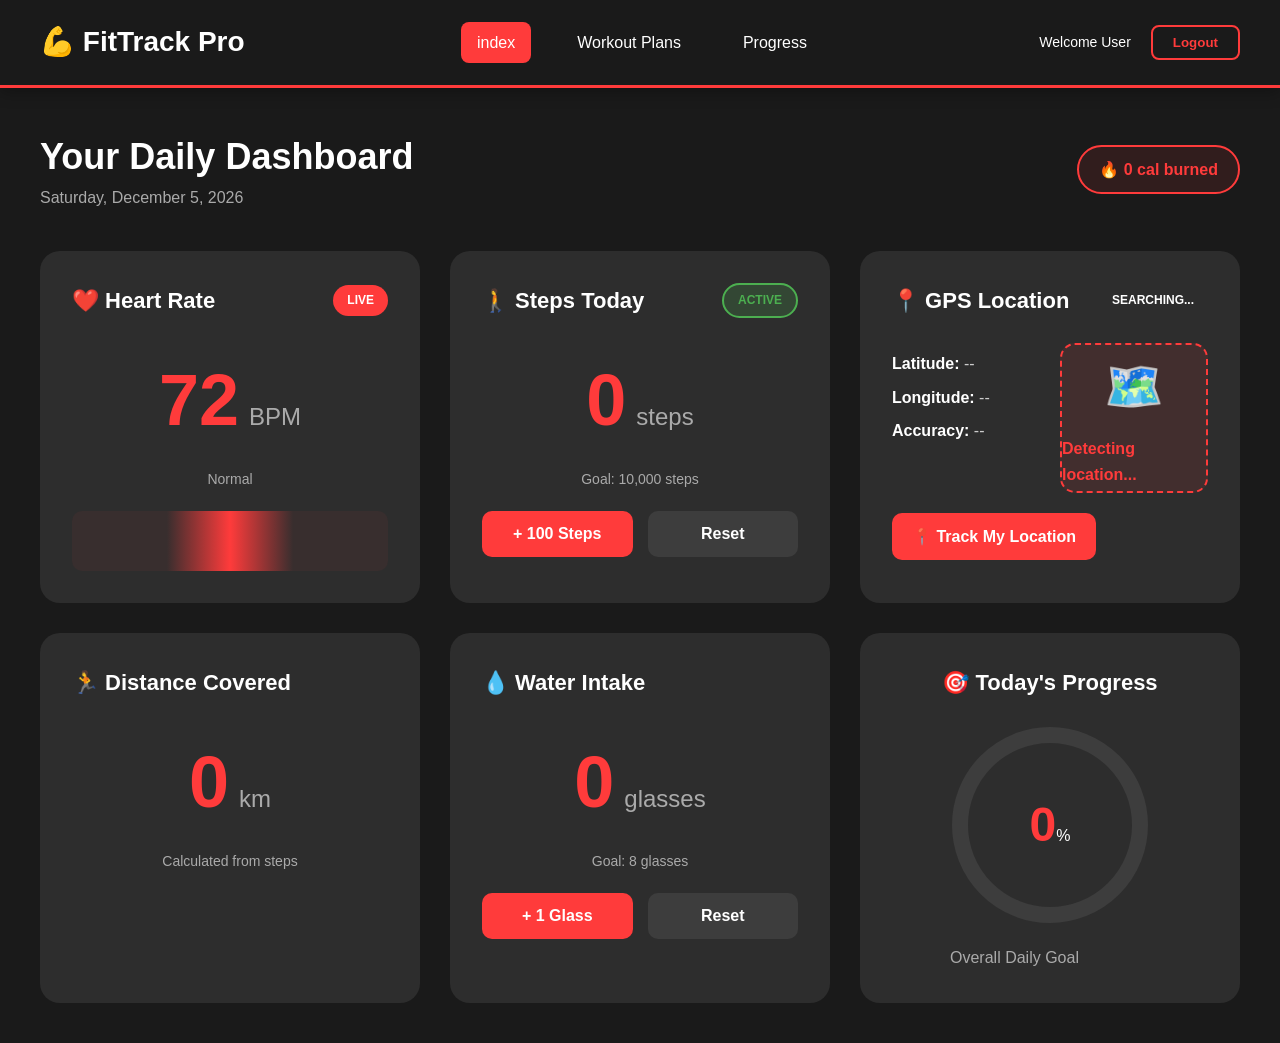
<file: index.html>
<!DOCTYPE html>
<html lang="en">
<head>
    <meta charset="UTF-8">
    <meta name="viewport" content="width=device-width, initial-scale=1.0">
    <title>FitTrack Pro - Dashboard</title>
    <link rel="stylesheet" href="style.css">
</head>
<body class="dashboard-page">
    
    <!-- NAVIGATION BAR -->
    <nav class="navbar">
        <div class="nav-container">
            <h1 class="nav-logo">💪 FitTrack Pro</h1>
            <div class="nav-links">
                <a href="index.html" class="nav-link active">index</a>
                <a href="workout.html" class="nav-link">Workout Plans</a>
                <a href="progress.html" class="nav-link">Progress</a>
            </div>
            <div class="nav-user">
                <span class="user-name" id="userName">Welcome User</span>
                <button class="btn-logout" onclick="logout()">Logout</button>
            </div>
        </div>
    </nav>
    
    <!-- MAIN DASHBOARD CONTENT -->
    <main class="dashboard-main">
        
        <!-- HEADER WITH DATE -->
        <header class="dashboard-header">
            <div>
                <h2>Your Daily Dashboard</h2>
                <p class="date-display" id="currentDate">Loading...</p>
            </div>
            <div class="quick-stats">
                <span class="stat-badge">🔥 <span id="caloriesBurned">0</span> cal burned</span>
            </div>
        </header>
        
        <!-- DASHBOARD GRID -->
        <div class="dashboard-grid">
            
            <!-- SENSOR CARD: Heart Rate -->
            <div class="dash-card sensor-card">
                <div class="card-header">
                    <h3>❤️ Heart Rate</h3>
                    <span class="status-badge live">LIVE</span>
                </div>
                <div class="sensor-display">
                    <div class="sensor-value">
                        <span class="big-number" id="heartRate">72</span>
                        <span class="unit">BPM</span>
                    </div>
                    <p class="sensor-status" id="heartStatus">Normal</p>
                </div>
                <div class="sensor-graph">
                    <div class="pulse-line"></div>
                </div>
            </div>
            
            <!-- SENSOR CARD: Step Counter with Accelerometer -->
            <div class="dash-card sensor-card">
                <div class="card-header">
                    <h3>🚶 Steps Today</h3>
                    <span class="status-badge active">ACTIVE</span>
                </div>
                <div class="sensor-display">
                    <div class="sensor-value">
                        <span class="big-number" id="stepsCount">0</span>
                        <span class="unit">steps</span>
                    </div>
                    <p class="sensor-status">Goal: 10,000 steps</p>
                </div>
                <div class="button-group">
                    <button class="btn-primary" onclick="addSteps()">+ 100 Steps</button>
                    <button class="btn-secondary" onclick="resetSteps()">Reset</button>
                </div>
            </div>
            
            <!-- GPS TRACKING CARD -->
            <div class="dash-card gps-card">
                <div class="card-header">
                    <h3>📍 GPS Location</h3>
                    <span class="status-badge" id="gpsStatus">SEARCHING...</span>
                </div>
                <div class="gps-display">
                    <div class="gps-info">
                        <p><strong>Latitude:</strong> <span id="latitude">--</span></p>
                        <p><strong>Longitude:</strong> <span id="longitude">--</span></p>
                        <p><strong>Accuracy:</strong> <span id="accuracy">--</span></p>
                    </div>
                    <div class="gps-map">
                        <div class="map-placeholder">
                            <span class="map-icon">🗺️</span>
                            <p id="locationName">Detecting location...</p>
                        </div>
                    </div>
                </div>
                <button class="btn-primary" onclick="getLocation()">📍 Track My Location</button>
            </div>
            
            <!-- DISTANCE TRACKER -->
            <div class="dash-card">
                <div class="card-header">
                    <h3>🏃 Distance Covered</h3>
                </div>
                <div class="sensor-display">
                    <div class="sensor-value">
                        <span class="big-number" id="distanceKm">0.00</span>
                        <span class="unit">km</span>
                    </div>
                    <p class="sensor-status">Calculated from steps</p>
                </div>
            </div>
            
            <!-- WATER INTAKE -->
            <div class="dash-card">
                <div class="card-header">
                    <h3>💧 Water Intake</h3>
                </div>
                <div class="sensor-display">
                    <div class="sensor-value">
                        <span class="big-number" id="waterCount">0</span>
                        <span class="unit">glasses</span>
                    </div>
                    <p class="sensor-status">Goal: 8 glasses</p>
                </div>
                <div class="button-group">
                    <button class="btn-primary" onclick="addWater()">+ 1 Glass</button>
                    <button class="btn-secondary" onclick="resetWater()">Reset</button>
                </div>
            </div>
            
            <!-- OVERALL PROGRESS -->
            <div class="dash-card progress-card">
                <div class="card-header">
                    <h3>🎯 Today's Progress</h3>
                </div>
                <div class="progress-display">
                    <div class="circular-progress">
                        <svg viewBox="0 0 100 100">
                            <circle cx="50" cy="50" r="45" class="progress-bg"></circle>
                            <circle cx="50" cy="50" r="45" class="progress-fill" id="progressCircle"></circle>
                        </svg>
                        <div class="progress-text">
                            <span class="progress-percent" id="progressPercent">0</span>%
                        </div>
                    </div>
                    <p class="progress-label">Overall Daily Goal</p>
                </div>
            </div>
            
        </div>
        
    </main>
    
    <script src="script.js"></script>
</body>
</html>
</file>
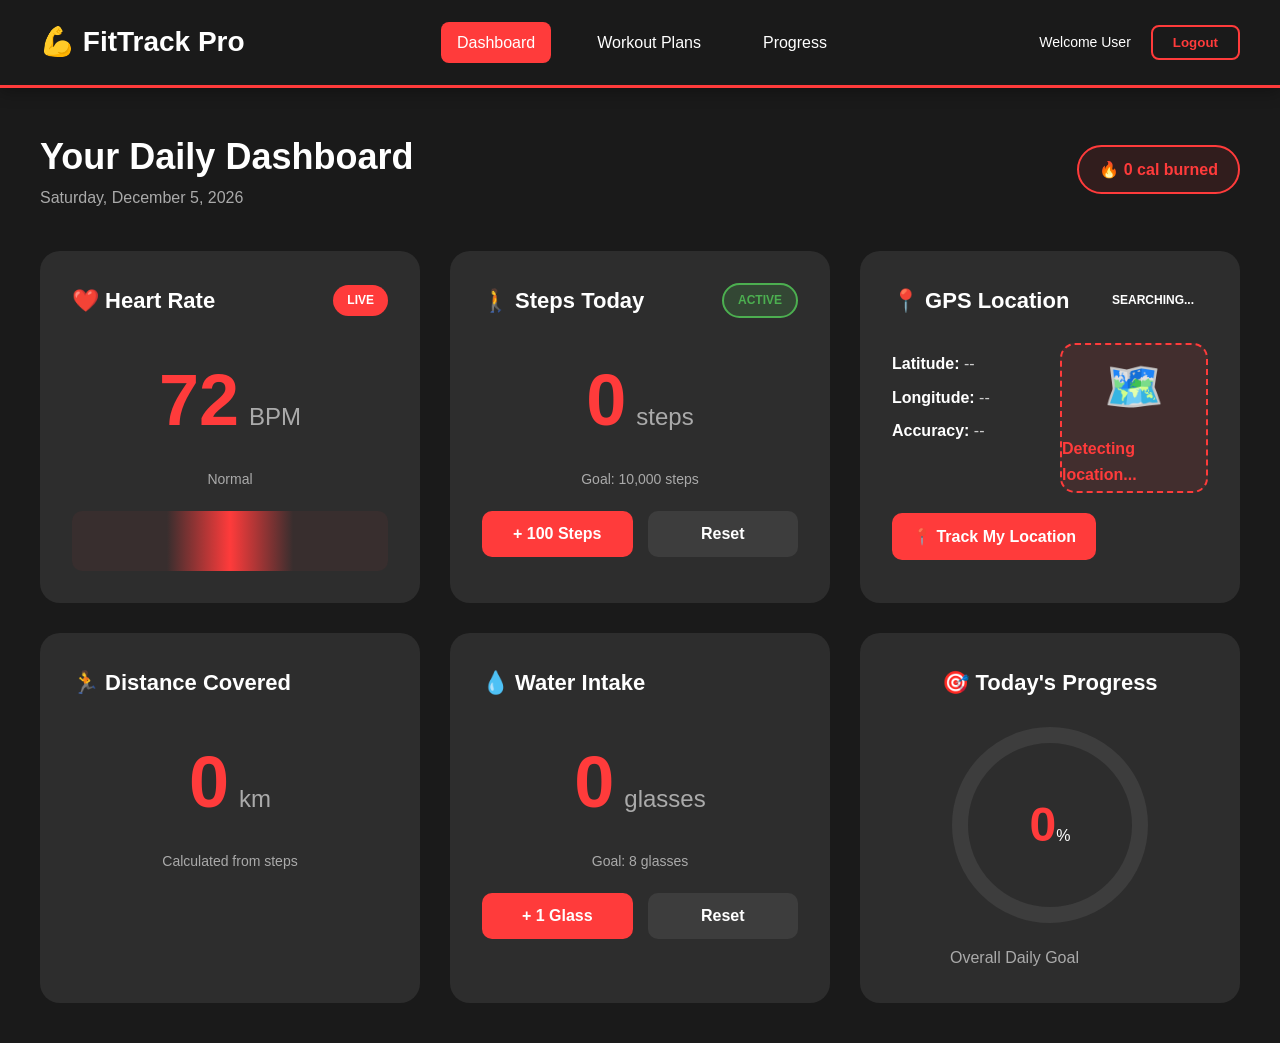
<file: dashboard.html>
<!DOCTYPE html>
<html lang="en">
<head>
    <meta charset="UTF-8">
    <meta name="viewport" content="width=device-width, initial-scale=1.0">
    <title>FitTrack Pro - Dashboard</title>
    <link rel="stylesheet" href="style.css">
</head>
<body class="dashboard-page">
    
    <!-- NAVIGATION BAR -->
    <nav class="navbar">
        <div class="nav-container">
            <h1 class="nav-logo">💪 FitTrack Pro</h1>
            <div class="nav-links">
                <a href="dashboard.html" class="nav-link active">Dashboard</a>
                <a href="workout.html" class="nav-link">Workout Plans</a>
                <a href="progress.html" class="nav-link">Progress</a>
            </div>
            <div class="nav-user">
                <span class="user-name" id="userName">Welcome User</span>
                <button class="btn-logout" onclick="logout()">Logout</button>
            </div>
        </div>
    </nav>
    
    <!-- MAIN DASHBOARD CONTENT -->
    <main class="dashboard-main">
        
        <!-- HEADER WITH DATE -->
        <header class="dashboard-header">
            <div>
                <h2>Your Daily Dashboard</h2>
                <p class="date-display" id="currentDate">Loading...</p>
            </div>
            <div class="quick-stats">
                <span class="stat-badge">🔥 <span id="caloriesBurned">0</span> cal burned</span>
            </div>
        </header>
        
        <!-- DASHBOARD GRID -->
        <div class="dashboard-grid">
            
            <!-- SENSOR CARD: Heart Rate -->
            <div class="dash-card sensor-card">
                <div class="card-header">
                    <h3>❤️ Heart Rate</h3>
                    <span class="status-badge live">LIVE</span>
                </div>
                <div class="sensor-display">
                    <div class="sensor-value">
                        <span class="big-number" id="heartRate">72</span>
                        <span class="unit">BPM</span>
                    </div>
                    <p class="sensor-status" id="heartStatus">Normal</p>
                </div>
                <div class="sensor-graph">
                    <div class="pulse-line"></div>
                </div>
            </div>
            
            <!-- SENSOR CARD: Step Counter with Accelerometer -->
            <div class="dash-card sensor-card">
                <div class="card-header">
                    <h3>🚶 Steps Today</h3>
                    <span class="status-badge active">ACTIVE</span>
                </div>
                <div class="sensor-display">
                    <div class="sensor-value">
                        <span class="big-number" id="stepsCount">0</span>
                        <span class="unit">steps</span>
                    </div>
                    <p class="sensor-status">Goal: 10,000 steps</p>
                </div>
                <div class="button-group">
                    <button class="btn-primary" onclick="addSteps()">+ 100 Steps</button>
                    <button class="btn-secondary" onclick="resetSteps()">Reset</button>
                </div>
            </div>
            
            <!-- GPS TRACKING CARD -->
            <div class="dash-card gps-card">
                <div class="card-header">
                    <h3>📍 GPS Location</h3>
                    <span class="status-badge" id="gpsStatus">SEARCHING...</span>
                </div>
                <div class="gps-display">
                    <div class="gps-info">
                        <p><strong>Latitude:</strong> <span id="latitude">--</span></p>
                        <p><strong>Longitude:</strong> <span id="longitude">--</span></p>
                        <p><strong>Accuracy:</strong> <span id="accuracy">--</span></p>
                    </div>
                    <div class="gps-map">
                        <div class="map-placeholder">
                            <span class="map-icon">🗺️</span>
                            <p id="locationName">Detecting location...</p>
                        </div>
                    </div>
                </div>
                <button class="btn-primary" onclick="getLocation()">📍 Track My Location</button>
            </div>
            
            <!-- DISTANCE TRACKER -->
            <div class="dash-card">
                <div class="card-header">
                    <h3>🏃 Distance Covered</h3>
                </div>
                <div class="sensor-display">
                    <div class="sensor-value">
                        <span class="big-number" id="distanceKm">0.00</span>
                        <span class="unit">km</span>
                    </div>
                    <p class="sensor-status">Calculated from steps</p>
                </div>
            </div>
            
            <!-- WATER INTAKE -->
            <div class="dash-card">
                <div class="card-header">
                    <h3>💧 Water Intake</h3>
                </div>
                <div class="sensor-display">
                    <div class="sensor-value">
                        <span class="big-number" id="waterCount">0</span>
                        <span class="unit">glasses</span>
                    </div>
                    <p class="sensor-status">Goal: 8 glasses</p>
                </div>
                <div class="button-group">
                    <button class="btn-primary" onclick="addWater()">+ 1 Glass</button>
                    <button class="btn-secondary" onclick="resetWater()">Reset</button>
                </div>
            </div>
            
            <!-- OVERALL PROGRESS -->
            <div class="dash-card progress-card">
                <div class="card-header">
                    <h3>🎯 Today's Progress</h3>
                </div>
                <div class="progress-display">
                    <div class="circular-progress">
                        <svg viewBox="0 0 100 100">
                            <circle cx="50" cy="50" r="45" class="progress-bg"></circle>
                            <circle cx="50" cy="50" r="45" class="progress-fill" id="progressCircle"></circle>
                        </svg>
                        <div class="progress-text">
                            <span class="progress-percent" id="progressPercent">0</span>%
                        </div>
                    </div>
                    <p class="progress-label">Overall Daily Goal</p>
                </div>
            </div>
            
        </div>
        
    </main>
    
    <script src="script.js"></script>
</body>
</html>
</file>
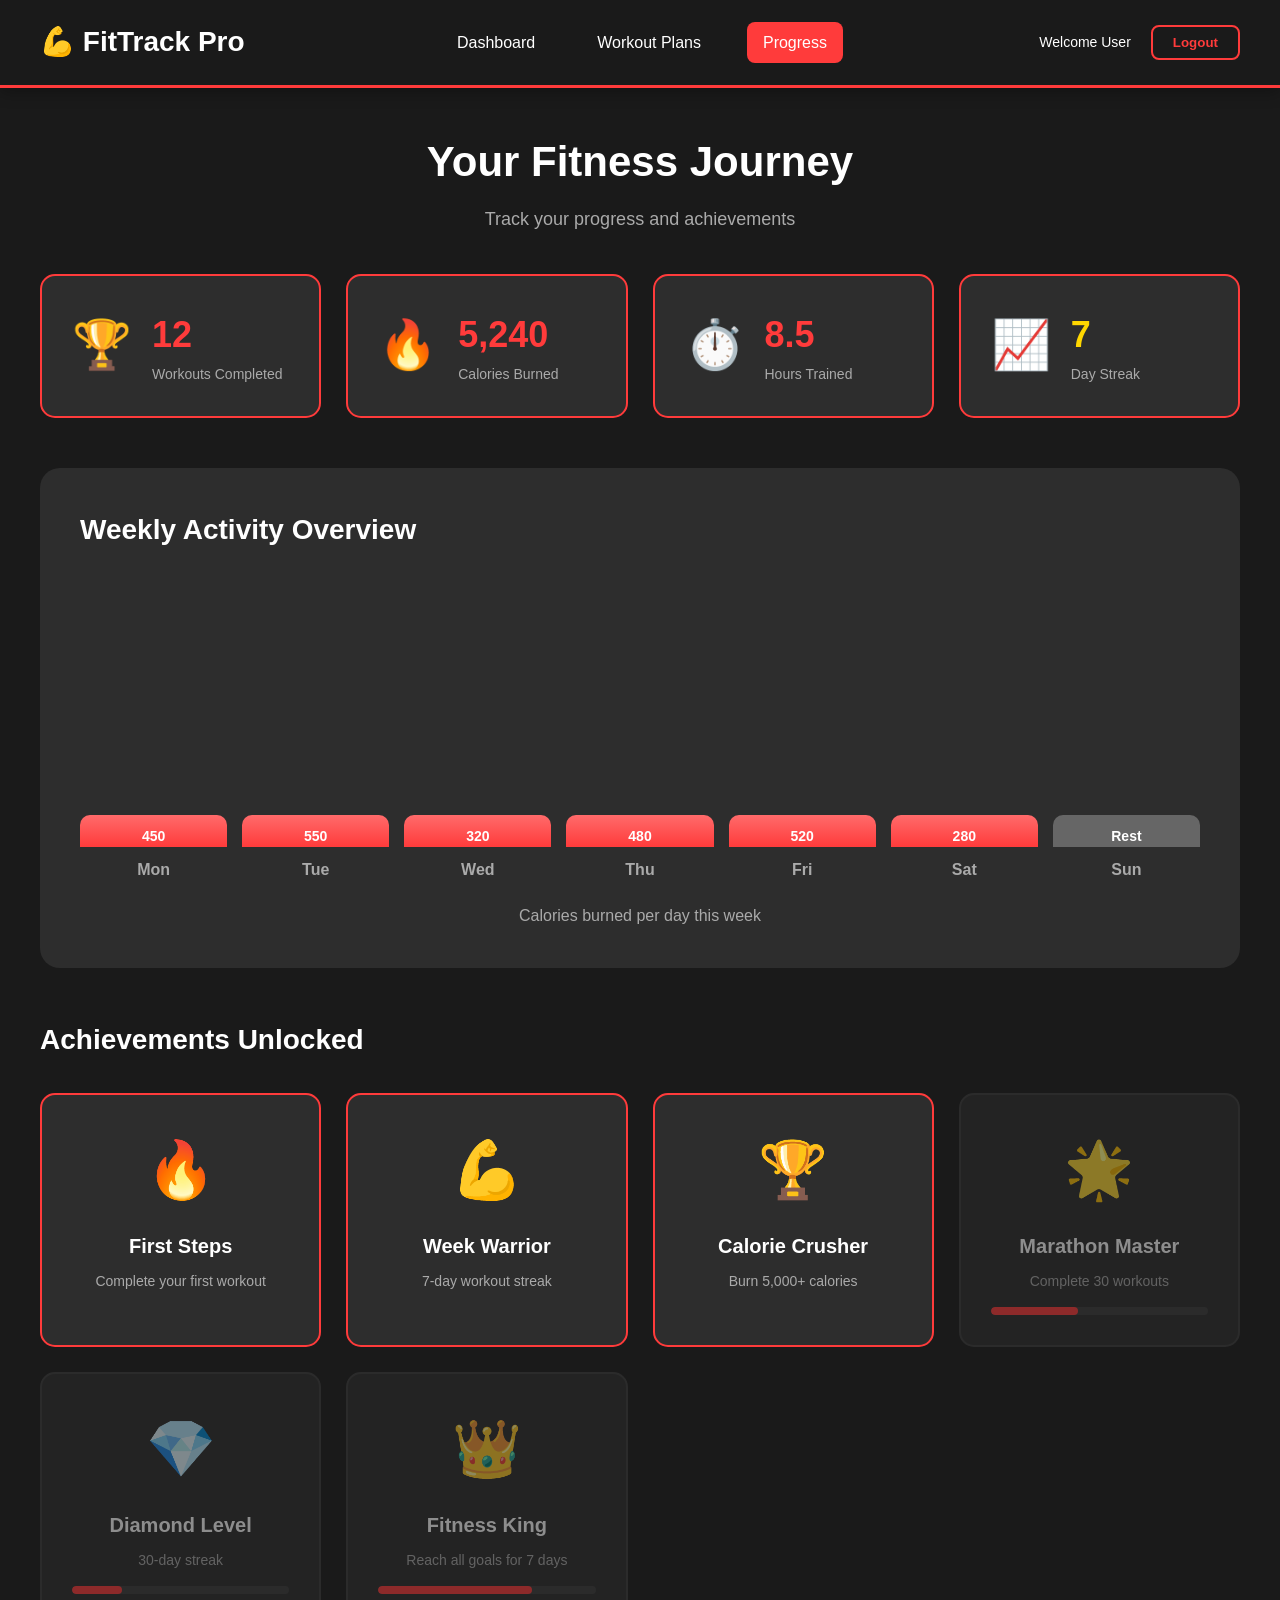
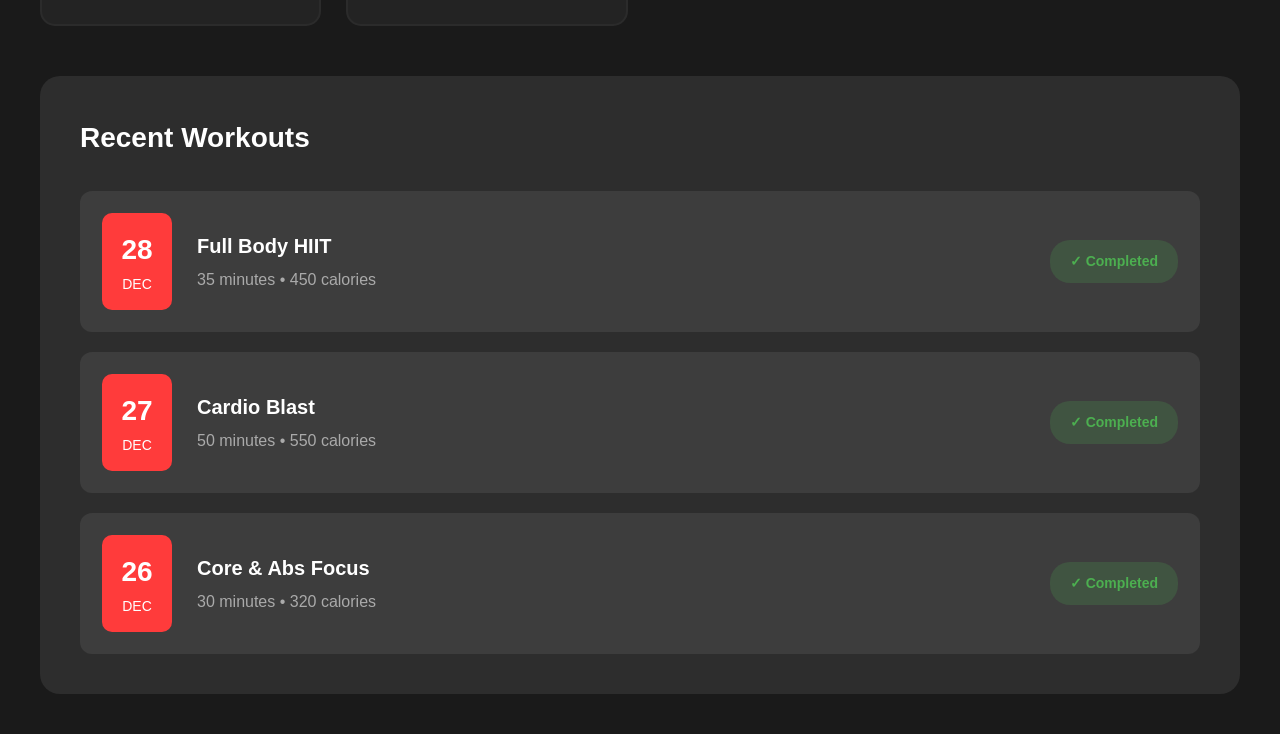
<file: progress.html>
<!DOCTYPE html>
<html lang="en">
<head>
    <meta charset="UTF-8">
    <meta name="viewport" content="width=device-width, initial-scale=1.0">
    <title>FitTrack Pro - Progress</title>
    <link rel="stylesheet" href="style.css">
</head>
<body class="progress-page">
    
    <!-- NAVIGATION BAR -->
    <nav class="navbar">
        <div class="nav-container">
            <h1 class="nav-logo">💪 FitTrack Pro</h1>
            <div class="nav-links">
                <a href="dashboard.html" class="nav-link">Dashboard</a>
                <a href="workout.html" class="nav-link">Workout Plans</a>
                <a href="progress.html" class="nav-link active">Progress</a>
            </div>
            <div class="nav-user">
                <span class="user-name" id="userName">Welcome User</span>
                <button class="btn-logout" onclick="logout()">Logout</button>
            </div>
        </div>
    </nav>
    
    <!-- PROGRESS CONTENT -->
    <main class="progress-main">
        
        <header class="page-header">
            <h2>Your Fitness Journey</h2>
            <p>Track your progress and achievements</p>
        </header>
        
        <!-- STATS SUMMARY -->
        <div class="stats-summary">
            <div class="stat-card">
                <div class="stat-icon">🏆</div>
                <div class="stat-info">
                    <p class="stat-value" id="totalWorkouts">12</p>
                    <p class="stat-label">Workouts Completed</p>
                </div>
            </div>
            
            <div class="stat-card">
                <div class="stat-icon">🔥</div>
                <div class="stat-info">
                    <p class="stat-value" id="totalCalories">5,240</p>
                    <p class="stat-label">Calories Burned</p>
                </div>
            </div>
            
            <div class="stat-card">
                <div class="stat-icon">⏱️</div>
                <div class="stat-info">
                    <p class="stat-value" id="totalTime">8.5</p>
                    <p class="stat-label">Hours Trained</p>
                </div>
            </div>
            
            <div class="stat-card">
                <div class="stat-icon">📈</div>
                <div class="stat-info">
                    <p class="stat-value streak" id="currentStreak">7</p>
                    <p class="stat-label">Day Streak</p>
                </div>
            </div>
        </div>
        
        <!-- WEEKLY PROGRESS CHART -->
        <div class="progress-chart-section">
            <h3>Weekly Activity Overview</h3>
            <div class="chart-container">
                <div class="bar-chart">
                    <div class="bar-item">
                        <div class="bar" style="height: 70%">
                            <span class="bar-label">450</span>
                        </div>
                        <span class="day-label">Mon</span>
                    </div>
                    <div class="bar-item">
                        <div class="bar" style="height: 85%">
                            <span class="bar-label">550</span>
                        </div>
                        <span class="day-label">Tue</span>
                    </div>
                    <div class="bar-item">
                        <div class="bar" style="height: 50%">
                            <span class="bar-label">320</span>
                        </div>
                        <span class="day-label">Wed</span>
                    </div>
                    <div class="bar-item">
                        <div class="bar" style="height: 75%">
                            <span class="bar-label">480</span>
                        </div>
                        <span class="day-label">Thu</span>
                    </div>
                    <div class="bar-item">
                        <div class="bar" style="height: 80%">
                            <span class="bar-label">520</span>
                        </div>
                        <span class="day-label">Fri</span>
                    </div>
                    <div class="bar-item">
                        <div class="bar" style="height: 45%">
                            <span class="bar-label">280</span>
                        </div>
                        <span class="day-label">Sat</span>
                    </div>
                    <div class="bar-item">
                        <div class="bar rest" style="height: 20%">
                            <span class="bar-label">Rest</span>
                        </div>
                        <span class="day-label">Sun</span>
                    </div>
                </div>
                <p class="chart-caption">Calories burned per day this week</p>
            </div>
        </div>
        
        <!-- ACHIEVEMENTS -->
        <div class="achievements-section">
            <h3>Achievements Unlocked</h3>
            <div class="achievements-grid">
                <div class="achievement-card unlocked">
                    <div class="achievement-icon">🔥</div>
                    <h4>First Steps</h4>
                    <p>Complete your first workout</p>
                </div>
                
                <div class="achievement-card unlocked">
                    <div class="achievement-icon">💪</div>
                    <h4>Week Warrior</h4>
                    <p>7-day workout streak</p>
                </div>
                
                <div class="achievement-card unlocked">
                    <div class="achievement-icon">🏆</div>
                    <h4>Calorie Crusher</h4>
                    <p>Burn 5,000+ calories</p>
                </div>
                
                <div class="achievement-card locked">
                    <div class="achievement-icon">🌟</div>
                    <h4>Marathon Master</h4>
                    <p>Complete 30 workouts</p>
                    <div class="progress-bar-small">
                        <div class="progress-fill-small" style="width: 40%"></div>
                    </div>
                </div>
                
                <div class="achievement-card locked">
                    <div class="achievement-icon">💎</div>
                    <h4>Diamond Level</h4>
                    <p>30-day streak</p>
                    <div class="progress-bar-small">
                        <div class="progress-fill-small" style="width: 23%"></div>
                    </div>
                </div>
                
                <div class="achievement-card locked">
                    <div class="achievement-icon">👑</div>
                    <h4>Fitness King</h4>
                    <p>Reach all goals for 7 days</p>
                    <div class="progress-bar-small">
                        <div class="progress-fill-small" style="width: 71%"></div>
                    </div>
                </div>
            </div>
        </div>
        
        <!-- RECENT WORKOUTS LOG -->
        <div class="workout-log-section">
            <h3>Recent Workouts</h3>
            <div class="workout-log">
                <div class="log-item">
                    <div class="log-date">
                        <span class="date-day">28</span>
                        <span class="date-month">Dec</span>
                    </div>
                    <div class="log-details">
                        <h4>Full Body HIIT</h4>
                        <p>35 minutes • 450 calories</p>
                    </div>
                    <div class="log-status completed">✓ Completed</div>
                </div>
                
                <div class="log-item">
                    <div class="log-date">
                        <span class="date-day">27</span>
                        <span class="date-month">Dec</span>
                    </div>
                    <div class="log-details">
                        <h4>Cardio Blast</h4>
                        <p>50 minutes • 550 calories</p>
                    </div>
                    <div class="log-status completed">✓ Completed</div>
                </div>
                
                <div class="log-item">
                    <div class="log-date">
                        <span class="date-day">26</span>
                        <span class="date-month">Dec</span>
                    </div>
                    <div class="log-details">
                        <h4>Core & Abs Focus</h4>
                        <p>30 minutes • 320 calories</p>
                    </div>
                    <div class="log-status completed">✓ Completed</div>
                </div>
            </div>
        </div>
        
    </main>
    
    <script src="script.js"></script>
</body>
</html>
</file>
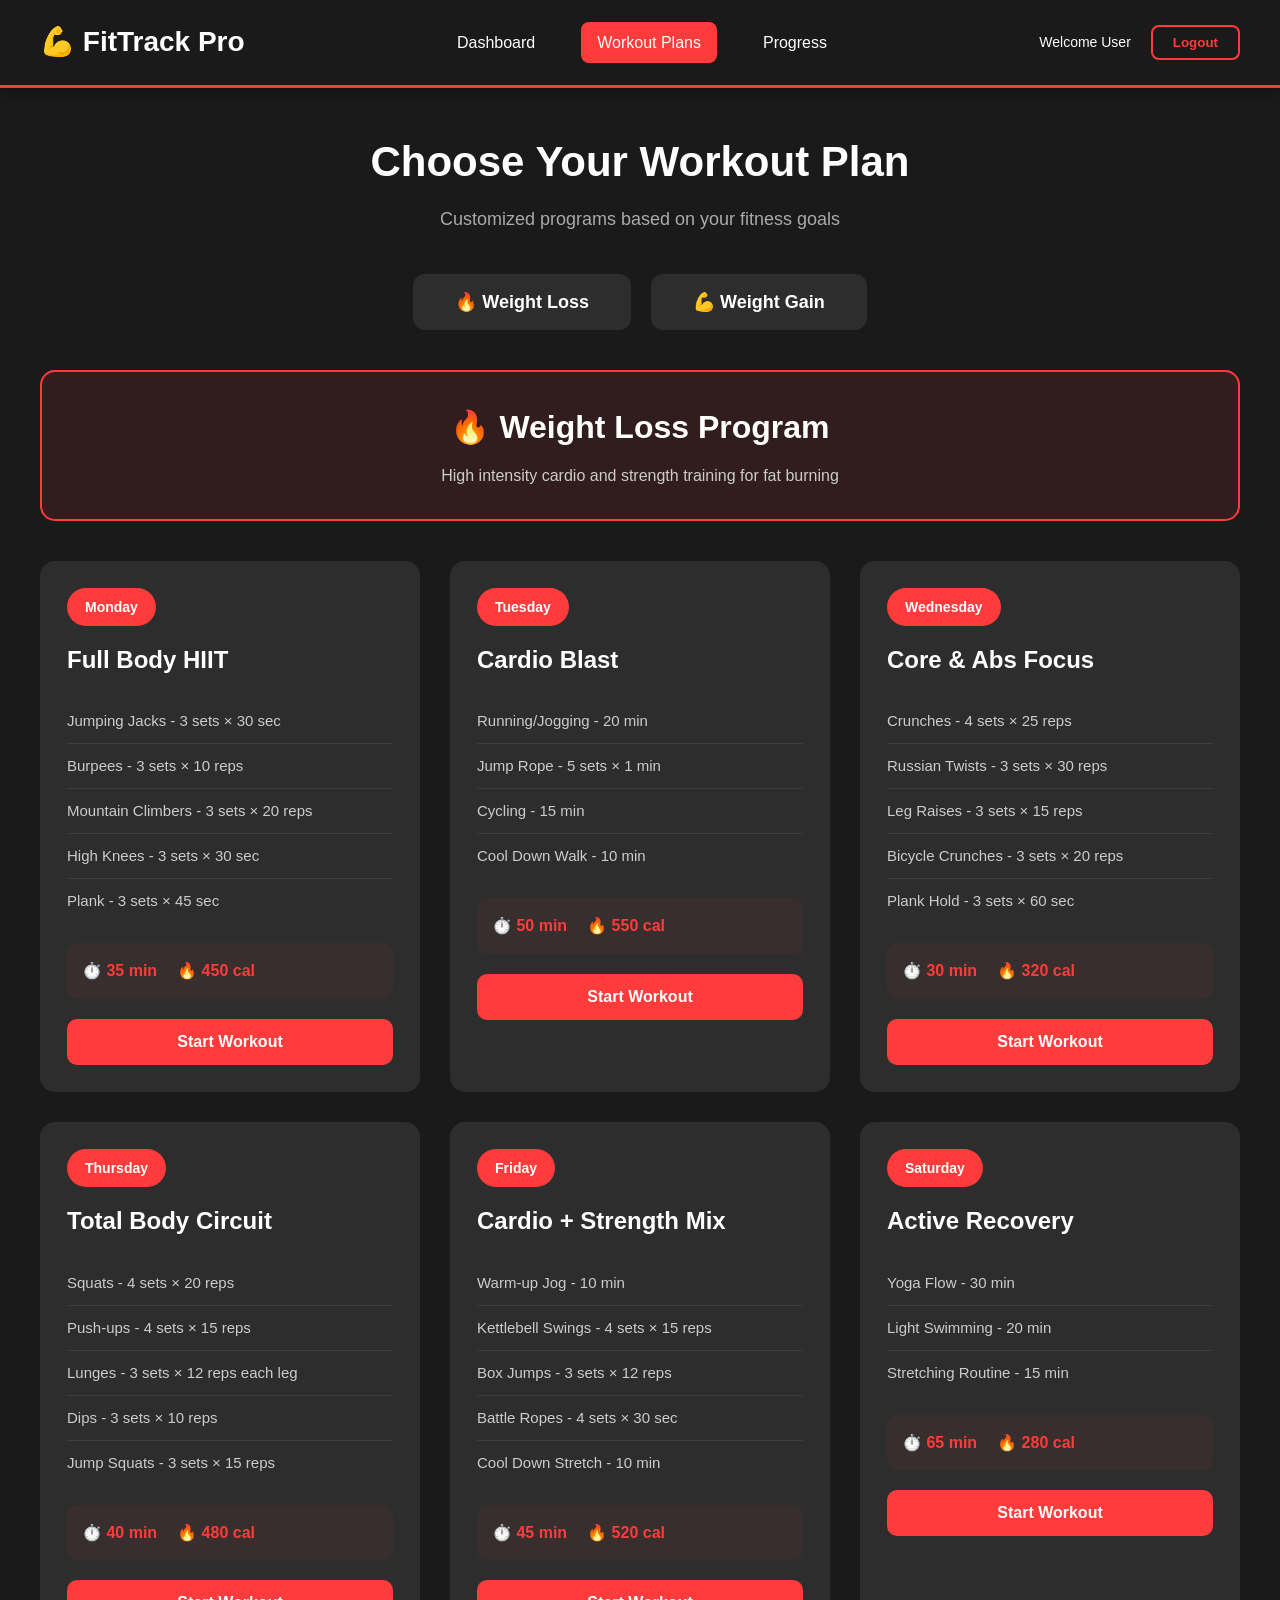
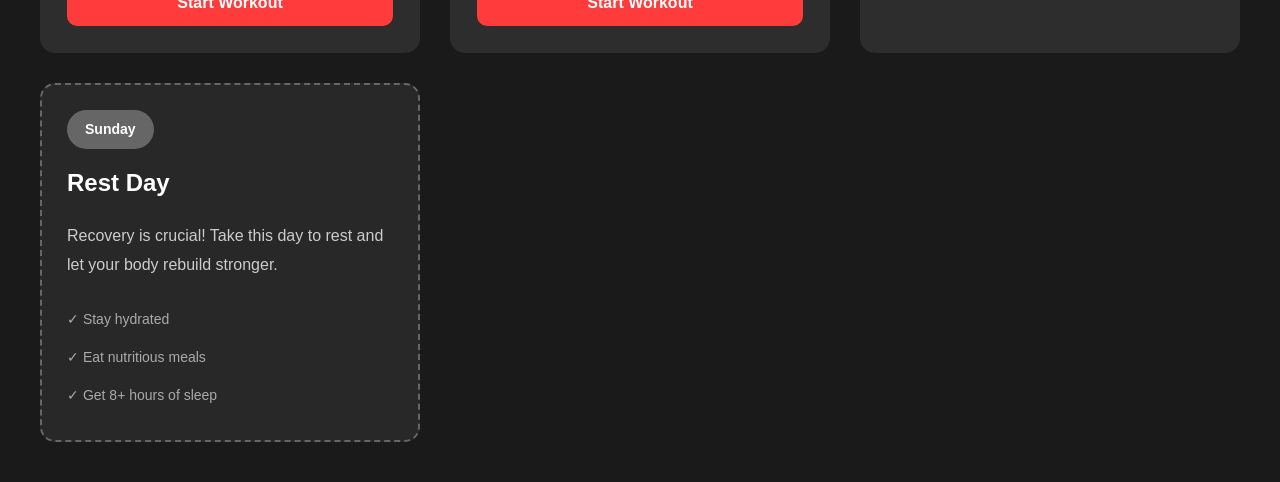
<file: workout.html>
<!DOCTYPE html>
<html lang="en">
<head>
    <meta charset="UTF-8">
    <meta name="viewport" content="width=device-width, initial-scale=1.0">
    <title>FitTrack Pro - Workout Plans</title>
    <link rel="stylesheet" href="style.css">
</head>
<body class="workout-page">
    
    <!-- NAVIGATION BAR -->
    <nav class="navbar">
        <div class="nav-container">
            <h1 class="nav-logo">💪 FitTrack Pro</h1>
            <div class="nav-links">
                <a href="dashboard.html" class="nav-link">Dashboard</a>
                <a href="workout.html" class="nav-link active">Workout Plans</a>
                <a href="progress.html" class="nav-link">Progress</a>
            </div>
            <div class="nav-user">
                <span class="user-name" id="userName">Welcome User</span>
                <button class="btn-logout" onclick="logout()">Logout</button>
            </div>
        </div>
    </nav>
    
    <!-- WORKOUT PLANS CONTENT -->
    <main class="workout-main">
        
        <header class="page-header">
            <h2>Choose Your Workout Plan</h2>
            <p>Customized programs based on your fitness goals</p>
        </header>
        
        <!-- WORKOUT PLAN SELECTOR -->
        <div class="plan-selector">
            <button class="plan-tab active" onclick="showPlan('weight-loss')">
                🔥 Weight Loss
            </button>
            <button class="plan-tab" onclick="showPlan('weight-gain')">
                💪 Weight Gain
            </button>
        </div>
        
        <!-- WEIGHT LOSS PLAN -->
        <div id="weight-loss-plan" class="plan-section active">
            <div class="plan-header">
                <h3>🔥 Weight Loss Program</h3>
                <p>High intensity cardio and strength training for fat burning</p>
            </div>
            
            <div class="plan-grid">
                
                <!-- Monday -->
                <div class="workout-card">
                    <div class="day-badge">Monday</div>
                    <h4>Full Body HIIT</h4>
                    <ul class="exercise-list">
                        <li>Jumping Jacks - 3 sets × 30 sec</li>
                        <li>Burpees - 3 sets × 10 reps</li>
                        <li>Mountain Climbers - 3 sets × 20 reps</li>
                        <li>High Knees - 3 sets × 30 sec</li>
                        <li>Plank - 3 sets × 45 sec</li>
                    </ul>
                    <div class="workout-stats">
                        <span>⏱️ 35 min</span>
                        <span>🔥 450 cal</span>
                    </div>
                    <button class="btn-start" onclick="startWorkout('Full Body HIIT')">Start Workout</button>
                </div>
                
                <!-- Tuesday -->
                <div class="workout-card">
                    <div class="day-badge">Tuesday</div>
                    <h4>Cardio Blast</h4>
                    <ul class="exercise-list">
                        <li>Running/Jogging - 20 min</li>
                        <li>Jump Rope - 5 sets × 1 min</li>
                        <li>Cycling - 15 min</li>
                        <li>Cool Down Walk - 10 min</li>
                    </ul>
                    <div class="workout-stats">
                        <span>⏱️ 50 min</span>
                        <span>🔥 550 cal</span>
                    </div>
                    <button class="btn-start" onclick="startWorkout('Cardio Blast')">Start Workout</button>
                </div>
                
                <!-- Wednesday -->
                <div class="workout-card">
                    <div class="day-badge">Wednesday</div>
                    <h4>Core & Abs Focus</h4>
                    <ul class="exercise-list">
                        <li>Crunches - 4 sets × 25 reps</li>
                        <li>Russian Twists - 3 sets × 30 reps</li>
                        <li>Leg Raises - 3 sets × 15 reps</li>
                        <li>Bicycle Crunches - 3 sets × 20 reps</li>
                        <li>Plank Hold - 3 sets × 60 sec</li>
                    </ul>
                    <div class="workout-stats">
                        <span>⏱️ 30 min</span>
                        <span>🔥 320 cal</span>
                    </div>
                    <button class="btn-start" onclick="startWorkout('Core & Abs Focus')">Start Workout</button>
                </div>
                
                <!-- Thursday -->
                <div class="workout-card">
                    <div class="day-badge">Thursday</div>
                    <h4>Total Body Circuit</h4>
                    <ul class="exercise-list">
                        <li>Squats - 4 sets × 20 reps</li>
                        <li>Push-ups - 4 sets × 15 reps</li>
                        <li>Lunges - 3 sets × 12 reps each leg</li>
                        <li>Dips - 3 sets × 10 reps</li>
                        <li>Jump Squats - 3 sets × 15 reps</li>
                    </ul>
                    <div class="workout-stats">
                        <span>⏱️ 40 min</span>
                        <span>🔥 480 cal</span>
                    </div>
                    <button class="btn-start" onclick="startWorkout('Total Body Circuit')">Start Workout</button>
                </div>
                
                <!-- Friday -->
                <div class="workout-card">
                    <div class="day-badge">Friday</div>
                    <h4>Cardio + Strength Mix</h4>
                    <ul class="exercise-list">
                        <li>Warm-up Jog - 10 min</li>
                        <li>Kettlebell Swings - 4 sets × 15 reps</li>
                        <li>Box Jumps - 3 sets × 12 reps</li>
                        <li>Battle Ropes - 4 sets × 30 sec</li>
                        <li>Cool Down Stretch - 10 min</li>
                    </ul>
                    <div class="workout-stats">
                        <span>⏱️ 45 min</span>
                        <span>🔥 520 cal</span>
                    </div>
                    <button class="btn-start" onclick="startWorkout('Cardio + Strength Mix')">Start Workout</button>
                </div>
                
                <!-- Saturday -->
                <div class="workout-card">
                    <div class="day-badge">Saturday</div>
                    <h4>Active Recovery</h4>
                    <ul class="exercise-list">
                        <li>Yoga Flow - 30 min</li>
                        <li>Light Swimming - 20 min</li>
                        <li>Stretching Routine - 15 min</li>
                    </ul>
                    <div class="workout-stats">
                        <span>⏱️ 65 min</span>
                        <span>🔥 280 cal</span>
                    </div>
                    <button class="btn-start" onclick="startWorkout('Active Recovery')">Start Workout</button>
                </div>
                
                <!-- Sunday -->
                <div class="workout-card rest-day">
                    <div class="day-badge rest">Sunday</div>
                    <h4>Rest Day</h4>
                    <p class="rest-message">Recovery is crucial! Take this day to rest and let your body rebuild stronger.</p>
                    <div class="rest-tips">
                        <p>✓ Stay hydrated</p>
                        <p>✓ Eat nutritious meals</p>
                        <p>✓ Get 8+ hours of sleep</p>
                    </div>
                </div>
                
            </div>
        </div>
        
        <!-- WEIGHT GAIN PLAN -->
        <div id="weight-gain-plan" class="plan-section">
            <div class="plan-header">
                <h3>💪 Weight Gain / Muscle Building Program</h3>
                <p>Progressive strength training for muscle growth and mass gain</p>
            </div>
            
            <div class="plan-grid">
                
                <!-- Monday -->
                <div class="workout-card">
                    <div class="day-badge">Monday</div>
                    <h4>Chest & Triceps</h4>
                    <ul class="exercise-list">
                        <li>Bench Press - 4 sets × 8-10 reps</li>
                        <li>Incline Dumbbell Press - 3 sets × 10 reps</li>
                        <li>Chest Flyes - 3 sets × 12 reps</li>
                        <li>Tricep Dips - 4 sets × 10 reps</li>
                        <li>Overhead Tricep Extension - 3 sets × 12 reps</li>
                    </ul>
                    <div class="workout-stats">
                        <span>⏱️ 60 min</span>
                        <span>🔥 380 cal</span>
                    </div>
                    <button class="btn-start" onclick="startWorkout('Chest & Triceps')">Start Workout</button>
                </div>
                
                <!-- Tuesday -->
                <div class="workout-card">
                    <div class="day-badge">Tuesday</div>
                    <h4>Back & Biceps</h4>
                    <ul class="exercise-list">
                        <li>Deadlifts - 4 sets × 6-8 reps</li>
                        <li>Pull-ups - 4 sets × 8 reps</li>
                        <li>Bent Over Rows - 4 sets × 10 reps</li>
                        <li>Barbell Curls - 4 sets × 10 reps</li>
                        <li>Hammer Curls - 3 sets × 12 reps</li>
                    </ul>
                    <div class="workout-stats">
                        <span>⏱️ 65 min</span>
                        <span>🔥 400 cal</span>
                    </div>
                    <button class="btn-start" onclick="startWorkout('Back & Biceps')">Start Workout</button>
                </div>
                
                <!-- Wednesday -->
                <div class="workout-card">
                    <div class="day-badge">Wednesday</div>
                    <h4>Legs & Glutes</h4>
                    <ul class="exercise-list">
                        <li>Squats - 5 sets × 8 reps</li>
                        <li>Romanian Deadlifts - 4 sets × 10 reps</li>
                        <li>Leg Press - 4 sets × 12 reps</li>
                        <li>Leg Curls - 3 sets × 12 reps</li>
                        <li>Calf Raises - 4 sets × 15 reps</li>
                    </ul>
                    <div class="workout-stats">
                        <span>⏱️ 70 min</span>
                        <span>🔥 450 cal</span>
                    </div>
                    <button class="btn-start" onclick="startWorkout('Legs & Glutes')">Start Workout</button>
                </div>
                
                <!-- Thursday -->
                <div class="workout-card rest-day">
                    <div class="day-badge rest">Thursday</div>
                    <h4>Rest Day</h4>
                    <p class="rest-message">Muscles grow during rest! Focus on nutrition and recovery.</p>
                    <div class="rest-tips">
                        <p>✓ Consume protein-rich meals</p>
                        <p>✓ Stay hydrated</p>
                        <p>✓ Light stretching optional</p>
                    </div>
                </div>
                
                <!-- Friday -->
                <div class="workout-card">
                    <div class="day-badge">Friday</div>
                    <h4>Shoulders & Abs</h4>
                    <ul class="exercise-list">
                        <li>Military Press - 4 sets × 8 reps</li>
                        <li>Lateral Raises - 4 sets × 12 reps</li>
                        <li>Front Raises - 3 sets × 12 reps</li>
                        <li>Shrugs - 4 sets × 15 reps</li>
                        <li>Weighted Crunches - 4 sets × 15 reps</li>
                    </ul>
                    <div class="workout-stats">
                        <span>⏱️ 55 min</span>
                        <span>🔥 360 cal</span>
                    </div>
                    <button class="btn-start" onclick="startWorkout('Shoulders & Abs')">Start Workout</button>
                </div>
                
                <!-- Saturday -->
                <div class="workout-card">
                    <div class="day-badge">Saturday</div>
                    <h4>Full Body Power</h4>
                    <ul class="exercise-list">
                        <li>Clean and Press - 4 sets × 6 reps</li>
                        <li>Front Squats - 4 sets × 8 reps</li>
                        <li>Weighted Pull-ups - 4 sets × 6 reps</li>
                        <li>Farmer's Walk - 3 sets × 40m</li>
                        <li>Plank with Weight - 3 sets × 45 sec</li>
                    </ul>
                    <div class="workout-stats">
                        <span>⏱️ 60 min</span>
                        <span>🔥 420 cal</span>
                    </div>
                    <button class="btn-start" onclick="startWorkout('Full Body Power')">Start Workout</button>
                </div>
                
                <!-- Sunday -->
                <div class="workout-card rest-day">
                    <div class="day-badge rest">Sunday</div>
                    <h4>Complete Rest</h4>
                    <p class="rest-message">Full recovery day for maximum muscle growth!</p>
                    <div class="rest-tips">
                        <p>✓ High protein intake</p>
                        <p>✓ Deep tissue massage</p>
                        <p>✓ 8-9 hours sleep</p>
                    </div>
                </div>
                
            </div>
        </div>
        
    </main>
    
    <script src="script.js"></script>
</body>
</html>
</file>
<file: style.css>
/* ===================================
   GLOBAL RESET & BASE STYLES
   =================================== */

* {
    margin: 0;
    padding: 0;
    box-sizing: border-box;
}

body {
    font-family: 'Segoe UI', Tahoma, Geneva, Verdana, sans-serif;
    background: #1a1a1a;
    color: #ffffff;
    min-height: 100vh;
    line-height: 1.6;
}

/* ===================================
   REGISTRATION PAGE STYLES
   =================================== */

.registration-page {
    display: flex;
    align-items: center;
    justify-content: center;
    min-height: 100vh;
    background: linear-gradient(135deg, #1a1a1a 0%, #2d2d2d 100%);
}

.registration-container {
    display: flex;
    max-width: 1200px;
    width: 95%;
    background: #ffffff;
    border-radius: 20px;
    overflow: hidden;
    box-shadow: 0 20px 60px rgba(255, 59, 59, 0.3);
}

/* Left Side: Branding */
.registration-left {
    flex: 1;
    background: linear-gradient(135deg, #FF3B3B 0%, #c72727 100%);
    padding: 60px 40px;
    color: white;
}

.brand-logo {
    font-size: 48px;
    margin-bottom: 10px;
}

.brand-tagline {
    font-size: 20px;
    opacity: 0.95;
    margin-bottom: 50px;
}

.features-list {
    display: flex;
    flex-direction: column;
    gap: 30px;
}

.feature-item {
    display: flex;
    gap: 20px;
    align-items: flex-start;
}

.feature-icon {
    font-size: 40px;
    flex-shrink: 0;
}

.feature-item h3 {
    font-size: 22px;
    margin-bottom: 5px;
}

.feature-item p {
    font-size: 15px;
    opacity: 0.9;
}

/* Right Side: Form */
.registration-right {
    flex: 1;
    padding: 60px 50px;
    background: white;
    color: #1a1a1a;
}

.form-container h2 {
    font-size: 32px;
    color: #1a1a1a;
    margin-bottom: 10px;
}

.form-subtitle {
    color: #666;
    margin-bottom: 40px;
}

.form-group {
    margin-bottom: 25px;
}

.form-group label {
    display: block;
    font-weight: 600;
    margin-bottom: 8px;
    color: #1a1a1a;
    font-size: 14px;
}

.form-group input,
.form-group select {
    width: 100%;
    padding: 14px 16px;
    border: 2px solid #e0e0e0;
    border-radius: 10px;
    font-size: 15px;
    transition: all 0.3s;
    background: white;
}

.form-group input:focus,
.form-group select:focus {
    outline: none;
    border-color: #FF3B3B;
    box-shadow: 0 0 0 3px rgba(255, 59, 59, 0.1);
}

.form-row {
    display: flex;
    gap: 20px;
}

.form-row .form-group {
    flex: 1;
}

.btn-submit {
    width: 100%;
    padding: 16px;
    background: linear-gradient(135deg, #FF3B3B 0%, #c72727 100%);
    color: white;
    border: none;
    border-radius: 10px;
    font-size: 18px;
    font-weight: 600;
    cursor: pointer;
    transition: all 0.3s;
    margin-top: 10px;
}

.btn-submit:hover {
    transform: translateY(-2px);
    box-shadow: 0 8px 20px rgba(255, 59, 59, 0.4);
}

.form-footer {
    text-align: center;
    margin-top: 25px;
    color: #666;
}

.link-primary {
    color: #FF3B3B;
    text-decoration: none;
    font-weight: 600;
}

.link-primary:hover {
    text-decoration: underline;
}

/* ===================================
   NAVIGATION BAR (All Pages)
   =================================== */

.navbar {
    background: #1a1a1a;
    border-bottom: 3px solid #FF3B3B;
    padding: 0;
    position: sticky;
    top: 0;
    z-index: 1000;
    box-shadow: 0 4px 15px rgba(0, 0, 0, 0.3);
}

.nav-container {
    max-width: 1400px;
    margin: 0 auto;
    padding: 20px 40px;
    display: flex;
    justify-content: space-between;
    align-items: center;
}

.nav-logo {
    font-size: 28px;
    color: white;
}

.nav-links {
    display: flex;
    gap: 30px;
}

.nav-link {
    color: white;
    text-decoration: none;
    font-weight: 500;
    padding: 8px 16px;
    border-radius: 8px;
    transition: all 0.3s;
}

.nav-link:hover {
    background: rgba(255, 59, 59, 0.1);
    color: #FF3B3B;
}

.nav-link.active {
    background: #FF3B3B;
    color: white;
}

.nav-user {
    display: flex;
    align-items: center;
    gap: 20px;
}

.user-name {
    color: white;
    font-size: 14px;
}

.btn-logout {
    padding: 8px 20px;
    background: transparent;
    border: 2px solid #FF3B3B;
    color: #FF3B3B;
    border-radius: 8px;
    cursor: pointer;
    font-weight: 600;
    transition: all 0.3s;
}

.btn-logout:hover {
    background: #FF3B3B;
    color: white;
}

/* ===================================
   DASHBOARD PAGE
   =================================== */

.dashboard-page {
    background: #1a1a1a;
}

.dashboard-main {
    max-width: 1400px;
    margin: 0 auto;
    padding: 40px;
}

.dashboard-header {
    display: flex;
    justify-content: space-between;
    align-items: center;
    margin-bottom: 40px;
}

.dashboard-header h2 {
    font-size: 36px;
    color: white;
}

.date-display {
    color: #aaa;
    font-size: 16px;
}

.quick-stats {
    display: flex;
    gap: 20px;
}

.stat-badge {
    background: rgba(255, 59, 59, 0.1);
    border: 2px solid #FF3B3B;
    color: #FF3B3B;
    padding: 10px 20px;
    border-radius: 25px;
    font-weight: 600;
}

/* Dashboard Grid */
.dashboard-grid {
    display: grid;
    grid-template-columns: repeat(auto-fit, minmax(350px, 1fr));
    gap: 30px;
}

.dash-card {
    background: #2d2d2d;
    border-radius: 20px;
    padding: 30px;
    border: 2px solid transparent;
    transition: all 0.3s;
}

.dash-card:hover {
    border-color: #FF3B3B;
    transform: translateY(-5px);
    box-shadow: 0 10px 30px rgba(255, 59, 59, 0.2);
}

.card-header {
    display: flex;
    justify-content: space-between;
    align-items: center;
    margin-bottom: 25px;
}

.card-header h3 {
    font-size: 22px;
    color: white;
}

.status-badge {
    padding: 6px 14px;
    border-radius: 20px;
    font-size: 12px;
    font-weight: 700;
    text-transform: uppercase;
}

.status-badge.live {
    background: #FF3B3B;
    color: white;
    animation: pulse 2s infinite;
}

.status-badge.active {
    background: rgba(76, 175, 80, 0.2);
    color: #4CAF50;
    border: 2px solid #4CAF50;
}

@keyframes pulse {
    0%, 100% { opacity: 1; }
    50% { opacity: 0.7; }
}

/* Sensor Display */
.sensor-display {
    text-align: center;
    margin: 20px 0;
}

.sensor-value {
    display: flex;
    align-items: baseline;
    justify-content: center;
    gap: 10px;
}

.big-number {
    font-size: 72px;
    font-weight: 700;
    color: #FF3B3B;
}

.unit {
    font-size: 24px;
    color: #aaa;
}

.sensor-status {
    color: #aaa;
    margin-top: 10px;
    font-size: 14px;
}

/* Pulse Animation for Heart Rate */
.sensor-graph {
    height: 60px;
    background: rgba(255, 59, 59, 0.05);
    border-radius: 10px;
    overflow: hidden;
    position: relative;
    margin-top: 20px;
}

.pulse-line {
    width: 100%;
    height: 100%;
    background: linear-gradient(90deg, 
        transparent 0%, 
        transparent 30%,
        #FF3B3B 50%,
        transparent 70%,
        transparent 100%
    );
    animation: pulse-wave 2s linear infinite;
}

@keyframes pulse-wave {
    0% { transform: translateX(-100%); }
    100% { transform: translateX(100%); }
}

/* GPS Card */
.gps-display {
    display: flex;
    gap: 20px;
    margin: 20px 0;
}

.gps-info {
    flex: 1;
}

.gps-info p {
    margin: 8px 0;
    color: #ccc;
}

.gps-info strong {
    color: white;
}

.gps-map {
    flex: 1;
}

.map-placeholder {
    background: rgba(255, 59, 59, 0.1);
    border: 2px dashed #FF3B3B;
    border-radius: 15px;
    height: 150px;
    display: flex;
    flex-direction: column;
    align-items: center;
    justify-content: center;
}

.map-icon {
    font-size: 48px;
}

#locationName {
    color: #FF3B3B;
    font-weight: 600;
    margin-top: 10px;
}

/* Buttons */
.button-group {
    display: flex;
    gap: 15px;
    margin-top: 20px;
}

.btn-primary, .btn-secondary {
    flex: 1;
    padding: 14px 20px;
    border: none;
    border-radius: 10px;
    font-size: 16px;
    font-weight: 600;
    cursor: pointer;
    transition: all 0.3s;
}

.btn-primary {
    background: #FF3B3B;
    color: white;
}

.btn-primary:hover {
    background: #c72727;
    transform: scale(1.05);
}

.btn-secondary {
    background: #3d3d3d;
    color: white;
}

.btn-secondary:hover {
    background: #4d4d4d;
}

/* Circular Progress */
.progress-card {
    display: flex;
    flex-direction: column;
    align-items: center;
}

.circular-progress {
    position: relative;
    width: 200px;
    height: 200px;
}

.circular-progress svg {
    transform: rotate(-90deg);
}

.progress-bg {
    fill: none;
    stroke: #3d3d3d;
    stroke-width: 8;
}

.progress-fill {
    fill: none;
    stroke: #FF3B3B;
    stroke-width: 8;
    stroke-dasharray: 283;
    stroke-dashoffset: 283;
    transition: stroke-dashoffset 0.5s ease;
}

.progress-text {
    position: absolute;
    top: 50%;
    left: 50%;
    transform: translate(-50%, -50%);
    text-align: center;
}

.progress-percent {
    font-size: 48px;
    font-weight: 700;
    color: #FF3B3B;
}

.progress-label {
    margin-top: 20px;
    color: #aaa;
}

/* ===================================
   WORKOUT PAGE
   =================================== */

.workout-page {
    background: #1a1a1a;
}

.workout-main {
    max-width: 1400px;
    margin: 0 auto;
    padding: 40px;
}

.page-header {
    text-align: center;
    margin-bottom: 40px;
}

.page-header h2 {
    font-size: 42px;
    color: white;
    margin-bottom: 10px;
}

.page-header p {
    color: #aaa;
    font-size: 18px;
}

/* Plan Selector Tabs */
.plan-selector {
    display: flex;
    justify-content: center;
    gap: 20px;
    margin-bottom: 40px;
}

.plan-tab {
    padding: 15px 40px;
    background: #2d2d2d;
    border: 2px solid transparent;
    color: white;
    font-size: 18px;
    font-weight: 600;
    border-radius: 12px;
    cursor: pointer;
    transition: all 0.3s;
}

.plan-tab:hover {
    border-color: #FF3B3B;
}

.plan-tab.active {
    background: #FF3B3B;
    border-color: #FF3B3B;
}

/* Plan Section */
.plan-section {
    display: none;
}

.plan-section.active {
    display: block;
}

.plan-header {
    background: rgba(255, 59, 59, 0.1);
    border: 2px solid #FF3B3B;
    border-radius: 15px;
    padding: 30px;
    margin-bottom: 40px;
    text-align: center;
}

.plan-header h3 {
    font-size: 32px;
    color: white;
    margin-bottom: 10px;
}

.plan-header p {
    color: #ccc;
    font-size: 16px;
}

/* Workout Grid */
.plan-grid {
    display: grid;
    grid-template-columns: repeat(auto-fill, minmax(350px, 1fr));
    gap: 30px;
}

.workout-card {
    background: #2d2d2d;
    border-radius: 15px;
    padding: 25px;
    border: 2px solid transparent;
    transition: all 0.3s;
}

.workout-card:hover {
    border-color: #FF3B3B;
    transform: translateY(-5px);
}

.day-badge {
    display: inline-block;
    background: #FF3B3B;
    color: white;
    padding: 8px 18px;
    border-radius: 20px;
    font-weight: 700;
    font-size: 14px;
    margin-bottom: 15px;
}

.day-badge.rest {
    background: #666;
}

.workout-card h4 {
    font-size: 24px;
    color: white;
    margin-bottom: 20px;
}

.exercise-list {
    list-style: none;
    margin: 20px 0;
}

.exercise-list li {
    color: #ccc;
    padding: 10px 0;
    border-bottom: 1px solid #3d3d3d;
    font-size: 15px;
}

.exercise-list li:last-child {
    border-bottom: none;
}

.workout-stats {
    display: flex;
    gap: 20px;
    margin: 20px 0;
    padding: 15px;
    background: rgba(255, 59, 59, 0.05);
    border-radius: 10px;
}

.workout-stats span {
    color: #FF3B3B;
    font-weight: 600;
}

.btn-start {
    width: 100%;
    padding: 14px;
    background: #FF3B3B;
    color: white;
    border: none;
    border-radius: 10px;
    font-size: 16px;
    font-weight: 600;
    cursor: pointer;
    transition: all 0.3s;
}

.btn-start:hover {
    background: #c72727;
    transform: scale(1.02);
}

/* Rest Day Card */
.workout-card.rest-day {
    background: rgba(102, 102, 102, 0.2);
    border: 2px dashed #666;
}

.rest-message {
    color: #ccc;
    font-size: 16px;
    margin: 20px 0;
    line-height: 1.8;
}

.rest-tips {
    margin-top: 20px;
}

.rest-tips p {
    color: #aaa;
    padding: 8px 0;
    font-size: 14px;
}

/* ===================================
   PROGRESS PAGE
   =================================== */

.progress-page {
    background: #1a1a1a;
}

.progress-main {
    max-width: 1400px;
    margin: 0 auto;
    padding: 40px;
}

/* Stats Summary */
.stats-summary {
    display: grid;
    grid-template-columns: repeat(auto-fit, minmax(250px, 1fr));
    gap: 25px;
    margin-bottom: 50px;
}

.stat-card {
    background: #2d2d2d;
    border: 2px solid #FF3B3B;
    border-radius: 15px;
    padding: 30px;
    display: flex;
    align-items: center;
    gap: 20px;
    transition: all 0.3s;
}

.stat-card:hover {
    transform: translateY(-5px);
    box-shadow: 0 10px 30px rgba(255, 59, 59, 0.3);
}

.stat-icon {
    font-size: 48px;
}

.stat-value {
    font-size: 36px;
    font-weight: 700;
    color: #FF3B3B;
}

.stat-value.streak {
    color: #FFD700;
}

.stat-label {
    color: #aaa;
    font-size: 14px;
}

/* Chart Section */
.progress-chart-section {
    background: #2d2d2d;
    border-radius: 20px;
    padding: 40px;
    margin-bottom: 50px;
}

.progress-chart-section h3 {
    font-size: 28px;
    color: white;
    margin-bottom: 30px;
}

.chart-container {
    width: 100%;
}

.bar-chart {
    display: flex;
    justify-content: space-around;
    align-items: flex-end;
    height: 300px;
    gap: 15px;
}

.bar-item {
    flex: 1;
    display: flex;
    flex-direction: column;
    align-items: center;
    gap: 10px;
}

.bar {
    width: 100%;
    background: linear-gradient(to top, #FF3B3B, #ff6b6b);
    border-radius: 10px 10px 0 0;
    position: relative;
    transition: all 0.3s;
    min-height: 20%;
    display: flex;
    align-items: flex-start;
    justify-content: center;
    padding-top: 10px;
}

.bar:hover {
    background: linear-gradient(to top, #c72727, #FF3B3B);
}

.bar.rest {
    background: #666;
}

.bar-label {
    color: white;
    font-weight: 700;
    font-size: 14px;
}

.day-label {
    color: #aaa;
    font-weight: 600;
}

.chart-caption {
    text-align: center;
    color: #aaa;
    margin-top: 20px;
}

/* Achievements */
.achievements-section {
    margin-bottom: 50px;
}

.achievements-section h3 {
    font-size: 28px;
    color: white;
    margin-bottom: 30px;
}

.achievements-grid {
    display: grid;
    grid-template-columns: repeat(auto-fill, minmax(280px, 1fr));
    gap: 25px;
}

.achievement-card {
    background: #2d2d2d;
    border: 2px solid #3d3d3d;
    border-radius: 15px;
    padding: 30px;
    text-align: center;
    transition: all 0.3s;
}

.achievement-card.unlocked {
    border-color: #FF3B3B;
}

.achievement-card.locked {
    opacity: 0.5;
}

.achievement-card:hover {
    transform: translateY(-5px);
}

.achievement-icon {
    font-size: 56px;
    margin-bottom: 15px;
}

.achievement-card h4 {
    font-size: 20px;
    color: white;
    margin-bottom: 8px;
}

.achievement-card p {
    color: #aaa;
    font-size: 14px;
}

.progress-bar-small {
    width: 100%;
    height: 8px;
    background: #3d3d3d;
    border-radius: 10px;
    margin-top: 15px;
    overflow: hidden;
}

.progress-fill-small {
    height: 100%;
    background: #FF3B3B;
    border-radius: 10px;
    transition: width 0.3s;
}

/* Workout Log */
.workout-log-section {
    background: #2d2d2d;
    border-radius: 20px;
    padding: 40px;
}

.workout-log-section h3 {
    font-size: 28px;
    color: white;
    margin-bottom: 30px;
}

.workout-log {
    display: flex;
    flex-direction: column;
    gap: 20px;
}

.log-item {
    display: flex;
    align-items: center;
    gap: 25px;
    background: #3d3d3d;
    padding: 20px;
    border-radius: 12px;
    border: 2px solid transparent;
    transition: all 0.3s;
}

.log-item:hover {
    border-color: #FF3B3B;
}

.log-date {
    display: flex;
    flex-direction: column;
    align-items: center;
    background: #FF3B3B;
    padding: 15px;
    border-radius: 10px;
    min-width: 70px;
}

.date-day {
    font-size: 28px;
    font-weight: 700;
    color: white;
}

.date-month {
    font-size: 14px;
    color: white;
    text-transform: uppercase;
}

.log-details {
    flex: 1;
}

.log-details h4 {
    font-size: 20px;
    color: white;
    margin-bottom: 5px;
}

.log-details p {
    color: #aaa;
}

.log-status {
    padding: 10px 20px;
    border-radius: 20px;
    font-weight: 600;
    font-size: 14px;
}

.log-status.completed {
    background: rgba(76, 175, 80, 0.2);
    color: #4CAF50;
}

/* ===================================
   RESPONSIVE DESIGN
   =================================== */

@media (max-width: 768px) {
    .registration-container {
        flex-direction: column;
    }
    
    .nav-container {
        flex-direction: column;
        gap: 20px;
    }
    
    .dashboard-grid {
        grid-template-columns: 1fr;
    }
    
    .plan-grid {
        grid-template-columns: 1fr;
    }
}
</file>
